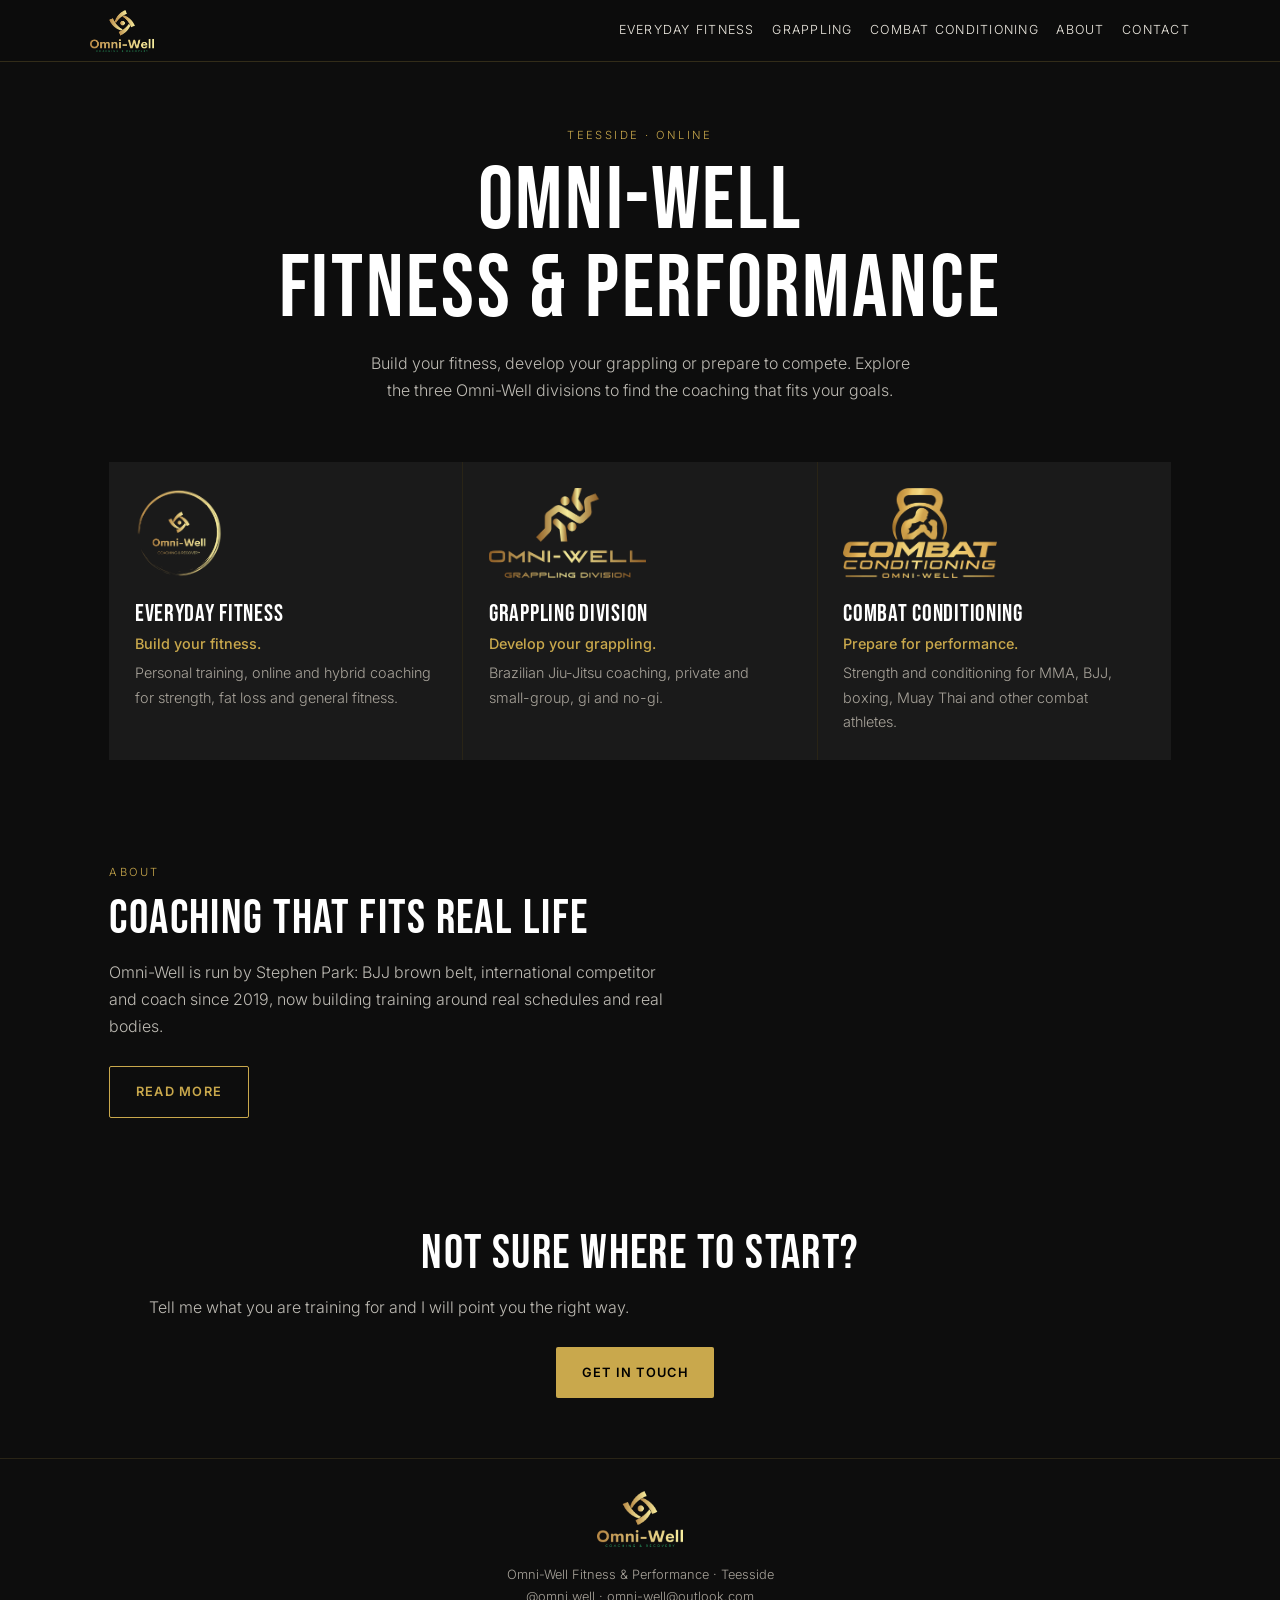
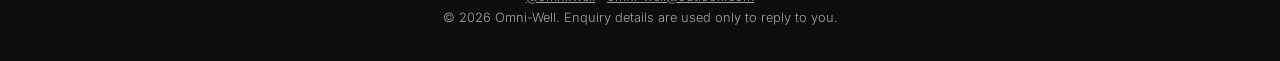
<file: index.html>
<!DOCTYPE html><html lang="en-GB"><head><meta charset="utf-8"><meta name="viewport" content="width=device-width,initial-scale=1"><title>Omni-Well | Fitness & Performance | Teesside</title><meta name="description" content="Omni-Well: everyday fitness coaching, grappling coaching and combat conditioning across Teesside and online."><link rel="canonical" href="https://omni-well.co.uk/"><meta property="og:title" content="Omni-Well | Fitness & Performance | Teesside"><meta property="og:description" content="Omni-Well: everyday fitness coaching, grappling coaching and combat conditioning across Teesside and online."><meta property="og:image" content="https://omni-well.co.uk/assets/logo-omni-well.png"><link href="https://fonts.googleapis.com/css2?family=Bebas+Neue&family=Inter:wght@300;400;600&display=swap" rel="stylesheet"><link rel="stylesheet" href="styles.css"></head><body><a class="skip" href="#main">Skip to content</a><header><div class="bar"><a href="index.html"><img src="assets/logo-omni-well.png" alt="Omni-Well home"></a><nav aria-label="Main"><a href="everyday-fitness/index.html">Everyday Fitness</a><a href="grappling-division/index.html">Grappling</a><a href="combat-conditioning/index.html">Combat Conditioning</a><a href="about/index.html">About</a><a href="contact/index.html">Contact</a></nav></div></header><main id="main">
<section class="hero"><p class="eye">Teesside · Online</p><h1>Omni-Well<br>Fitness &amp; Performance</h1><p class="lead">Build your fitness, develop your grappling or prepare to compete. Explore the three Omni-Well divisions to find the coaching that fits your goals.</p></section>
<section style="padding-top:0"><div class="grid">
<a class="card" href="everyday-fitness/index.html"><img class="lg" src="assets/logo-everyday-fitness.png" alt=""><h3>Everyday Fitness</h3><p class="pr">Build your fitness.</p><p>Personal training, online and hybrid coaching for strength, fat loss and general fitness.</p></a>
<a class="card" href="grappling-division/index.html"><img class="lg" src="assets/logo-grappling.png" alt="Omni-Well Grappling Division logo"><h3>Grappling Division</h3><p class="pr">Develop your grappling.</p><p>Brazilian Jiu-Jitsu coaching, private and small-group, gi and no-gi.</p></a>
<a class="card" href="combat-conditioning/index.html"><img class="lg" src="assets/logo-combat-conditioning.png" alt="Omni-Well Combat Conditioning logo"><h3>Combat Conditioning</h3><p class="pr">Prepare for performance.</p><p>Strength and conditioning for MMA, BJJ, boxing, Muay Thai and other combat athletes.</p></a></div></section>
<section><p class="eye">About</p><h2>Coaching that fits real life</h2><p class="lead">Omni-Well is run by Stephen Park: BJJ brown belt, international competitor and coach since 2019, now building training around real schedules and real bodies.</p><a class="btn o" href="about/index.html">Read more</a></section>
<section style="text-align:center"><h2>Not sure where to start?</h2><p class="lead">Tell me what you are training for and I will point you the right way.</p><a class="btn" href="contact/index.html">Get in touch</a></section></main><footer><img src="assets/logo-omni-well.png" alt="Omni-Well"><p>Omni-Well Fitness &amp; Performance · Teesside</p><p><a href="https://www.instagram.com/omni.well">@omni.well</a> · <a href="mailto:omni-well@outlook.com">omni-well@outlook.com</a></p><p>© 2026 Omni-Well. Enquiry details are used only to reply to you.</p></footer></body></html>
</file>
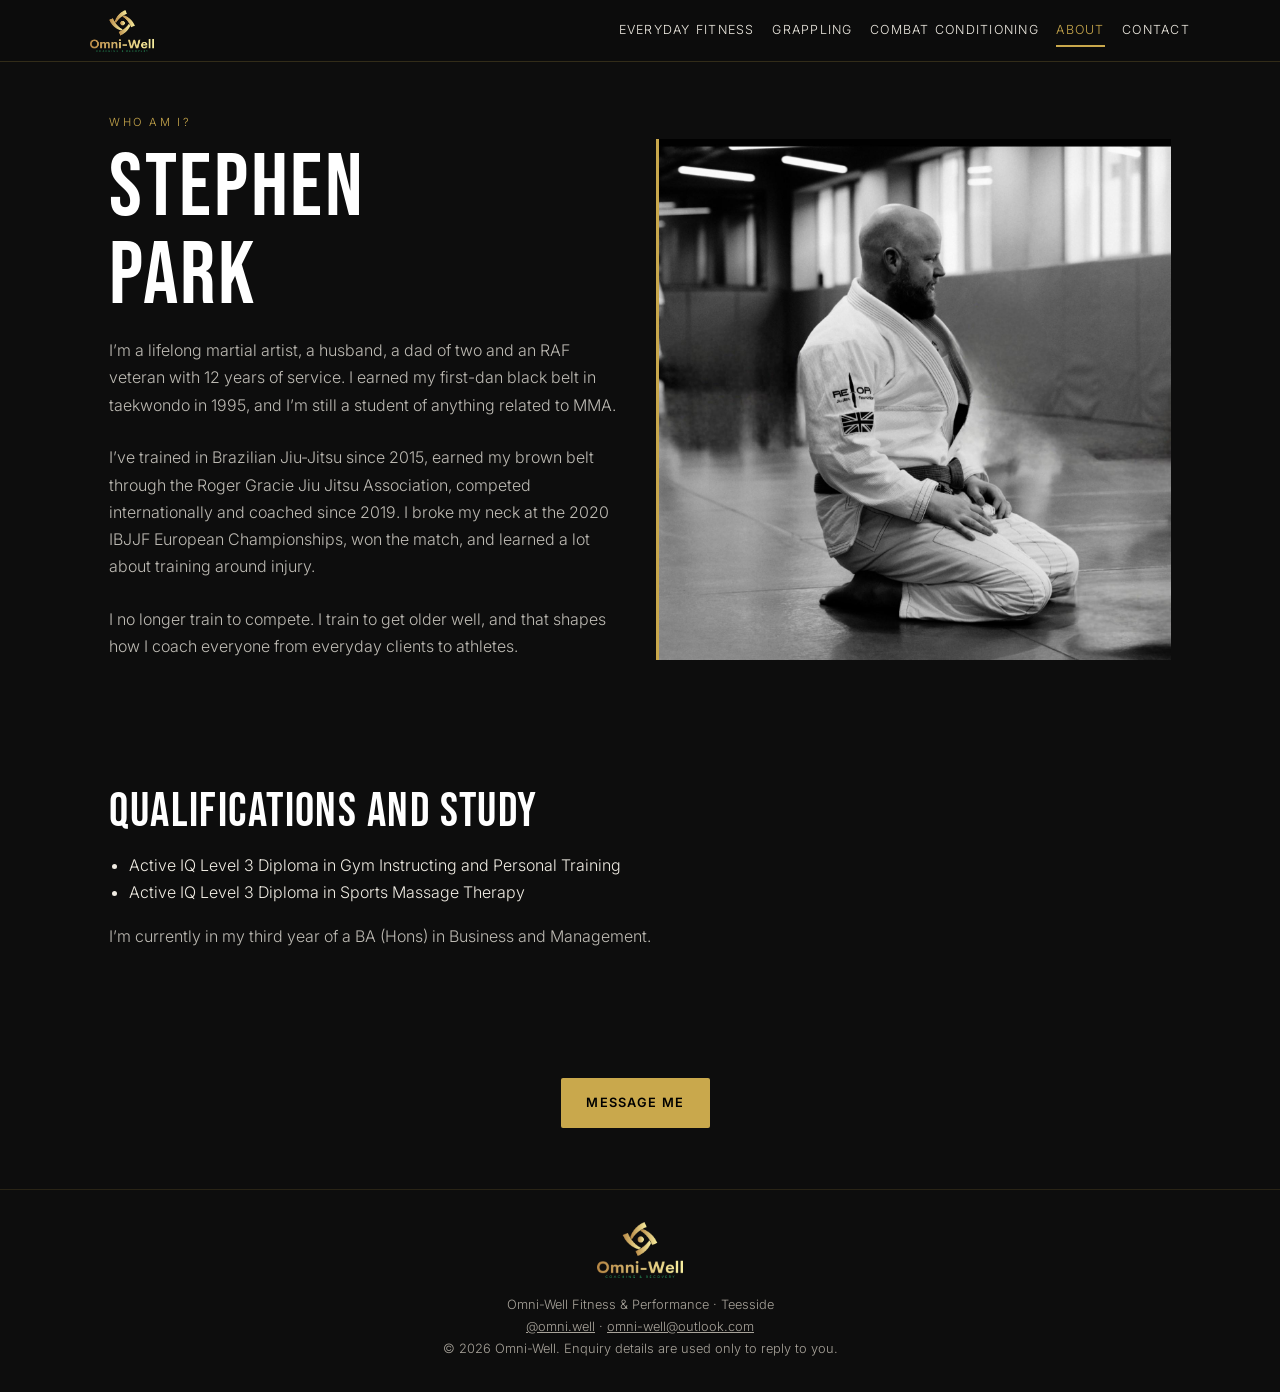
<file: about/index.html>
<!DOCTYPE html><html lang="en-GB"><head><meta charset="utf-8"><meta name="viewport" content="width=device-width,initial-scale=1"><title>About | Stephen Park | Omni-Well</title><meta name="description" content="Stephen Park: BJJ brown belt, international competitor, coach since 2019 and founder of Omni-Well Fitness & Performance."><link rel="canonical" href="https://omni-well.co.uk/about/"><meta property="og:title" content="About | Stephen Park | Omni-Well"><meta property="og:description" content="Stephen Park: BJJ brown belt, international competitor, coach since 2019 and founder of Omni-Well Fitness & Performance."><meta property="og:image" content="https://omni-well.co.uk/assets/logo-omni-well.png"><link href="https://fonts.googleapis.com/css2?family=Bebas+Neue&family=Inter:wght@300;400;600&display=swap" rel="stylesheet"><link rel="stylesheet" href="../styles.css"></head><body><a class="skip" href="#main">Skip to content</a><header><div class="bar"><a href="../index.html"><img src="../assets/logo-omni-well.png" alt="Omni-Well home"></a><nav aria-label="Main"><a href="../everyday-fitness/index.html">Everyday Fitness</a><a href="../grappling-division/index.html">Grappling</a><a href="../combat-conditioning/index.html">Combat Conditioning</a><a href="../about/index.html" aria-current=page>About</a><a href="../contact/index.html">Contact</a></nav></div></header><main id="main">
<section class="split"><div><p class="eye">Who am I?</p><h1>Stephen<br>Park</h1><p class="lead">I&rsquo;m a lifelong martial artist, a husband, a dad of two and an RAF veteran with 12 years of service. I earned my first-dan black belt in taekwondo in 1995, and I&rsquo;m still a student of anything related to MMA.</p><p class="lead">I&rsquo;ve trained in Brazilian Jiu-Jitsu since 2015, earned my brown belt through the Roger Gracie Jiu Jitsu Association, competed internationally and coached since 2019. I broke my neck at the 2020 IBJJF European Championships, won the match, and learned a lot about training around injury.</p><p class="lead">I no longer train to compete. I train to get older well, and that shapes how I coach everyone from everyday clients to athletes.</p></div><img src="../assets/stephen-park-portrait.jpg" alt="Black-and-white portrait of Stephen Park in a gi on the mats"></section>
<section aria-labelledby="qualifications">
<h2 id="qualifications">Qualifications and study</h2>
<ul style="padding-inline-start:1.25rem">
<li>Active IQ Level 3 Diploma in Gym Instructing and Personal Training</li>
<li>Active IQ Level 3 Diploma in Sports Massage Therapy</li>
</ul>
<p class="lead">I&rsquo;m currently in my third year of a BA (Hons) in Business and Management.</p>
</section>
<section style="text-align:center"><a class="btn" href="https://wa.me/447554658328?text=Hi,%20I'm%20enquiring%20about%20Omni-Well%20">Message me</a></section></main><footer><img src="../assets/logo-omni-well.png" alt="Omni-Well"><p>Omni-Well Fitness &amp; Performance · Teesside</p><p><a href="https://www.instagram.com/omni.well">@omni.well</a> · <a href="mailto:omni-well@outlook.com">omni-well@outlook.com</a></p><p>© 2026 Omni-Well. Enquiry details are used only to reply to you.</p></footer></body></html>
</file>
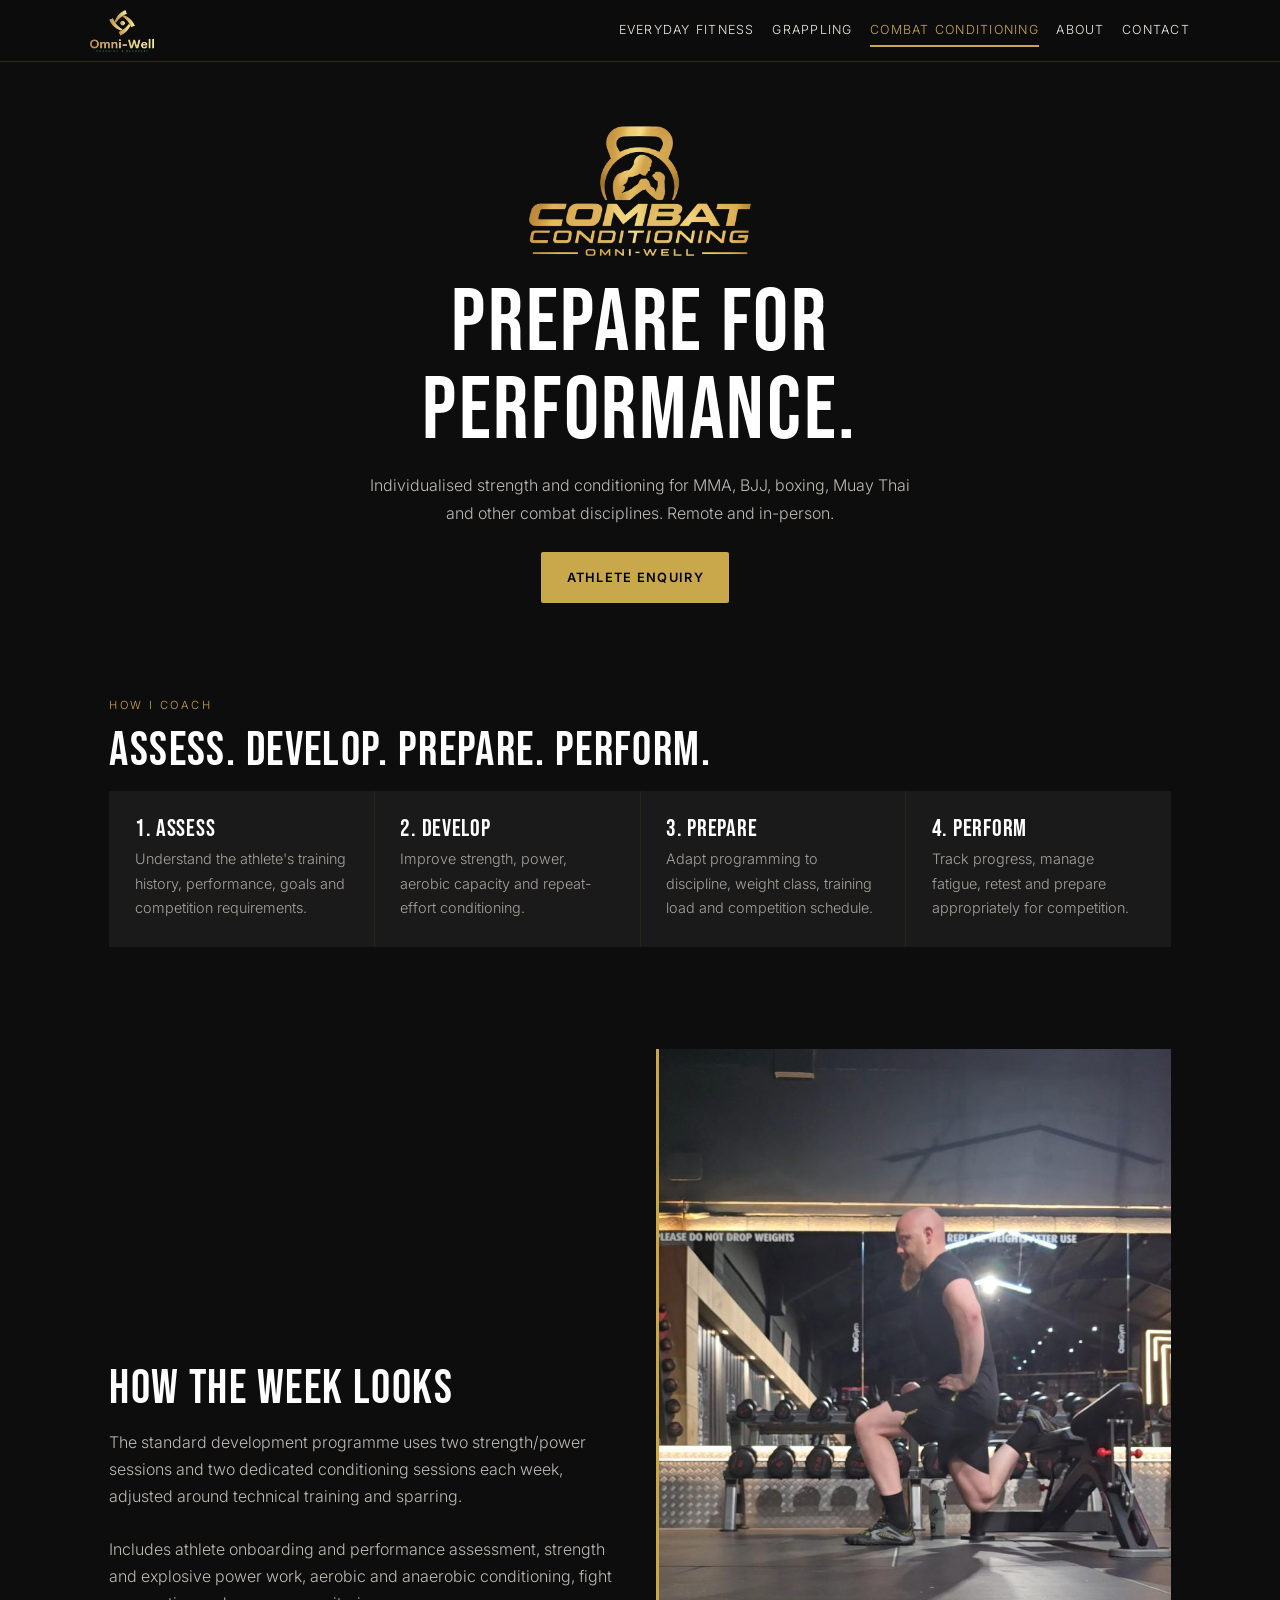
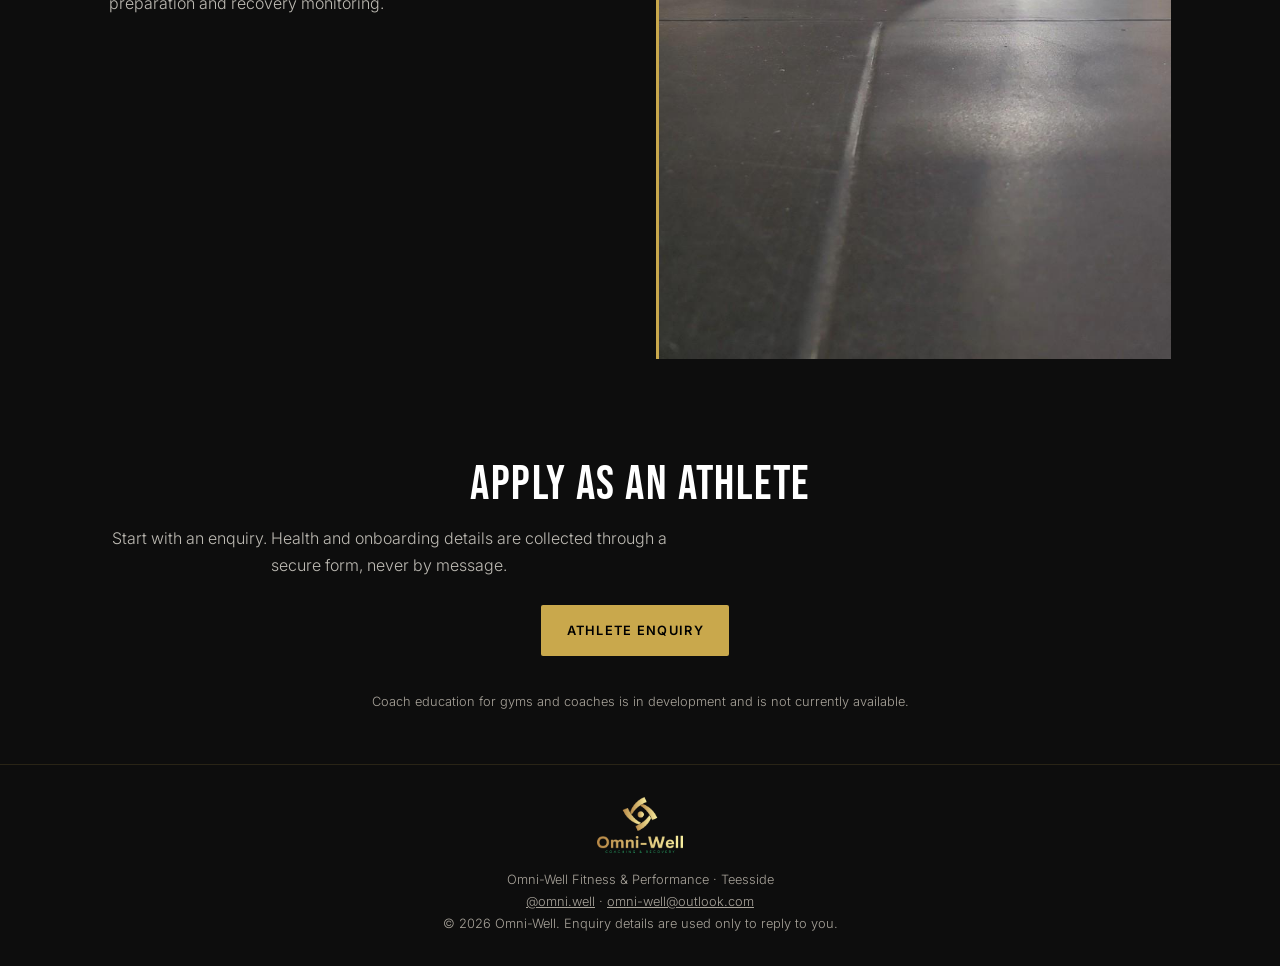
<file: combat-conditioning/index.html>
<!DOCTYPE html><html lang="en-GB"><head><meta charset="utf-8"><meta name="viewport" content="width=device-width,initial-scale=1"><title>Combat Conditioning | S&C for Combat Athletes | Omni-Well</title><meta name="description" content="Individualised strength and conditioning for MMA, BJJ, boxing and Muay Thai athletes. Remote and in-person coaching."><link rel="canonical" href="https://omni-well.co.uk/combat-conditioning/"><meta property="og:title" content="Combat Conditioning | S&C for Combat Athletes | Omni-Well"><meta property="og:description" content="Individualised strength and conditioning for MMA, BJJ, boxing and Muay Thai athletes. Remote and in-person coaching."><meta property="og:image" content="https://omni-well.co.uk/assets/logo-omni-well.png"><link href="https://fonts.googleapis.com/css2?family=Bebas+Neue&family=Inter:wght@300;400;600&display=swap" rel="stylesheet"><link rel="stylesheet" href="../styles.css"></head><body><a class="skip" href="#main">Skip to content</a><header><div class="bar"><a href="../index.html"><img src="../assets/logo-omni-well.png" alt="Omni-Well home"></a><nav aria-label="Main"><a href="../everyday-fitness/index.html">Everyday Fitness</a><a href="../grappling-division/index.html">Grappling</a><a href="../combat-conditioning/index.html" aria-current=page>Combat Conditioning</a><a href="../about/index.html">About</a><a href="../contact/index.html">Contact</a></nav></div></header><main id="main">
<section class="hero"><img class="lg" src="../assets/logo-combat-conditioning.png" alt="Omni-Well Combat Conditioning logo"><h1>Prepare for<br>performance.</h1><p class="lead">Individualised strength and conditioning for MMA, BJJ, boxing, Muay Thai and other combat disciplines. Remote and in-person.</p><a class="btn" href="../contact/index.html#athlete">Athlete enquiry</a></section>
<section><p class="eye">How I coach</p><h2>Assess. Develop. Prepare. Perform.</h2><div class="grid"><div class="card"><h3>1. Assess</h3><p>Understand the athlete's training history, performance, goals and competition requirements.</p></div><div class="card"><h3>2. Develop</h3><p>Improve strength, power, aerobic capacity and repeat-effort conditioning.</p></div><div class="card"><h3>3. Prepare</h3><p>Adapt programming to discipline, weight class, training load and competition schedule.</p></div><div class="card"><h3>4. Perform</h3><p>Track progress, manage fatigue, retest and prepare appropriately for competition.</p></div></div></section>
<section class="split"><div><h2>How the week looks</h2><p class="lead">The standard development programme uses two strength/power sessions and two dedicated conditioning sessions each week, adjusted around technical training and sparring.</p><p class="lead">Includes athlete onboarding and performance assessment, strength and explosive power work, aerobic and anaerobic conditioning, fight preparation and recovery monitoring.</p></div><img src="../assets/conditioning-split-squat.jpg" alt="Stephen Park performing a rear-foot-elevated split squat in the gym" loading="lazy"></section>

<section style="text-align:center"><h2>Apply as an athlete</h2><p class="lead">Start with an enquiry. Health and onboarding details are collected through a secure form, never by message.</p><a class="btn" href="../contact/index.html#athlete">Athlete enquiry</a><p style="color:#a8a39a;font-size:.8rem;margin-top:1.6rem">Coach education for gyms and coaches is in development and is not currently available.</p></section></main><footer><img src="../assets/logo-omni-well.png" alt="Omni-Well"><p>Omni-Well Fitness &amp; Performance · Teesside</p><p><a href="https://www.instagram.com/omni.well">@omni.well</a> · <a href="mailto:omni-well@outlook.com">omni-well@outlook.com</a></p><p>© 2026 Omni-Well. Enquiry details are used only to reply to you.</p></footer></body></html>
</file>
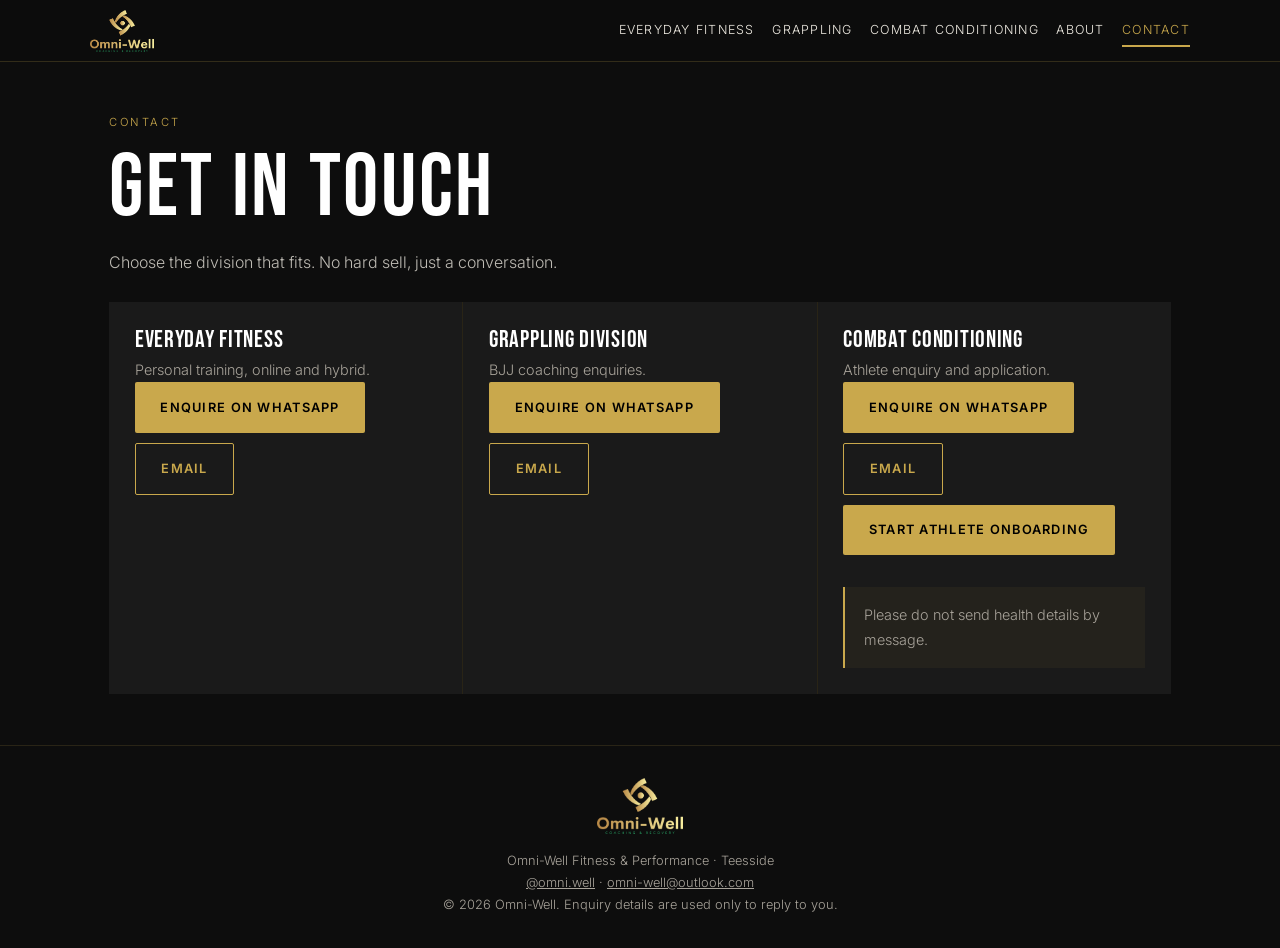
<file: contact/index.html>
<!DOCTYPE html><html lang="en-GB"><head><meta charset="utf-8"><meta name="viewport" content="width=device-width,initial-scale=1"><title>Contact | Omni-Well</title><meta name="description" content="Enquire about personal training, BJJ coaching or combat conditioning with Omni-Well."><link rel="canonical" href="https://omni-well.co.uk/contact/"><meta property="og:title" content="Contact | Omni-Well"><meta property="og:description" content="Enquire about personal training, BJJ coaching or combat conditioning with Omni-Well."><meta property="og:image" content="https://omni-well.co.uk/assets/logo-omni-well.png"><link href="https://fonts.googleapis.com/css2?family=Bebas+Neue&family=Inter:wght@300;400;600&display=swap" rel="stylesheet"><link rel="stylesheet" href="../styles.css"></head><body><a class="skip" href="#main">Skip to content</a><header><div class="bar"><a href="../index.html"><img src="../assets/logo-omni-well.png" alt="Omni-Well home"></a><nav aria-label="Main"><a href="../everyday-fitness/index.html">Everyday Fitness</a><a href="../grappling-division/index.html">Grappling</a><a href="../combat-conditioning/index.html">Combat Conditioning</a><a href="../about/index.html">About</a><a href="../contact/index.html" aria-current=page>Contact</a></nav></div></header><main id="main">
<section><p class="eye">Contact</p><h1>Get in touch</h1><p class="lead">Choose the division that fits. No hard sell, just a conversation.</p><div class="grid">
<div class="card" id="fitness"><h3>Everyday Fitness</h3><p>Personal training, online and hybrid.</p><a class="btn" href="https://wa.me/447554658328?text=Hi,%20I'm%20enquiring%20about%20Omni-Well%20Everyday%20Fitness">Enquire on WhatsApp</a><a class="btn o" href="mailto:omni-well@outlook.com?subject=Everyday%20Fitness%20enquiry">Email</a></div>
<div class="card" id="grappling"><h3>Grappling Division</h3><p>BJJ coaching enquiries.</p><a class="btn" href="https://wa.me/447554658328?text=Hi,%20I'm%20enquiring%20about%20Omni-Well%20Grappling%20Division">Enquire on WhatsApp</a><a class="btn o" href="mailto:omni-well@outlook.com?subject=Grappling%20enquiry">Email</a></div>
<div class="card" id="athlete"><h3>Combat Conditioning</h3><p>Athlete enquiry and application.</p><a class="btn" href="https://wa.me/447554658328?text=Hi,%20I'm%20enquiring%20about%20Omni-Well%20Combat%20Conditioning">Enquire on WhatsApp</a><a class="btn o" href="mailto:omni-well@outlook.com?subject=Combat%20Conditioning%20enquiry">Email</a><a class="btn" href="https://form.jotform.com/263183089579068">Start athlete onboarding</a><p class="note">Please do not send health details by message.</p></div></div></section></main><footer><img src="../assets/logo-omni-well.png" alt="Omni-Well"><p>Omni-Well Fitness &amp; Performance · Teesside</p><p><a href="https://www.instagram.com/omni.well">@omni.well</a> · <a href="mailto:omni-well@outlook.com">omni-well@outlook.com</a></p><p>© 2026 Omni-Well. Enquiry details are used only to reply to you.</p></footer></body></html>
</file>
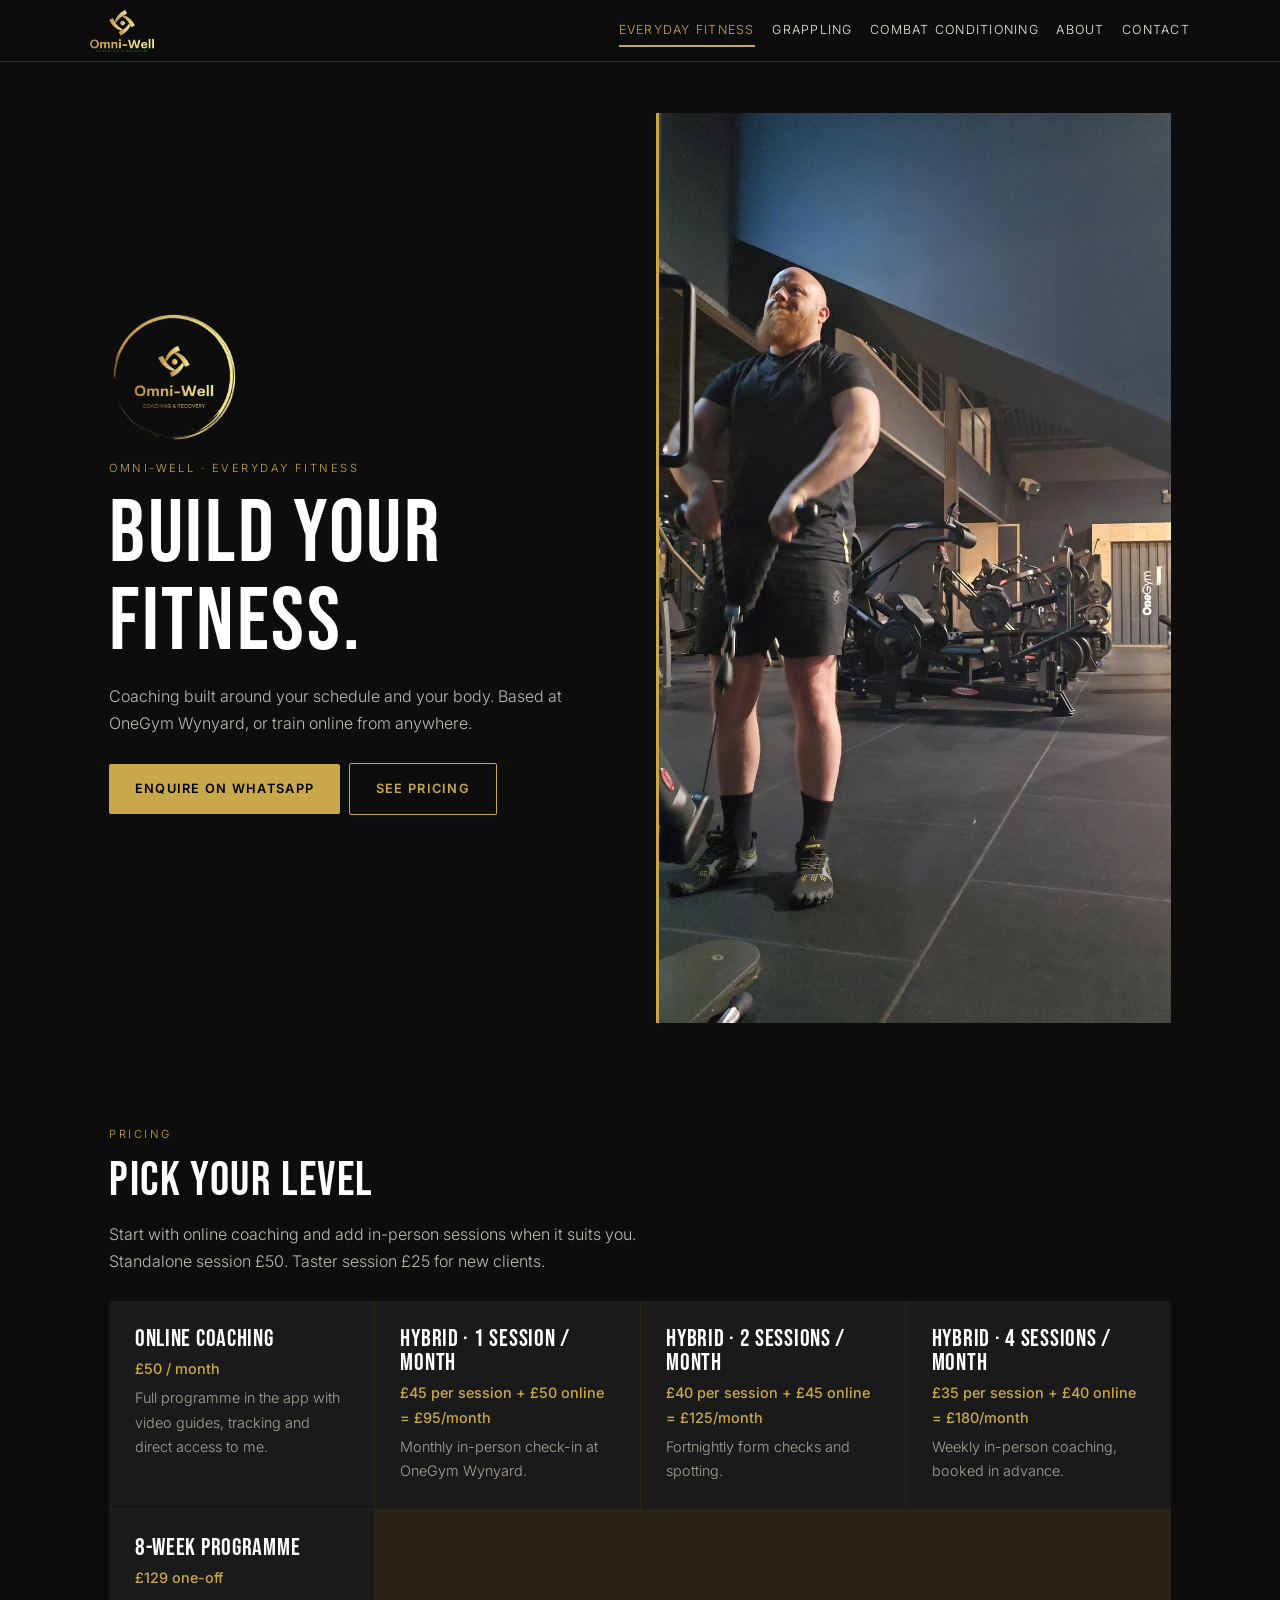
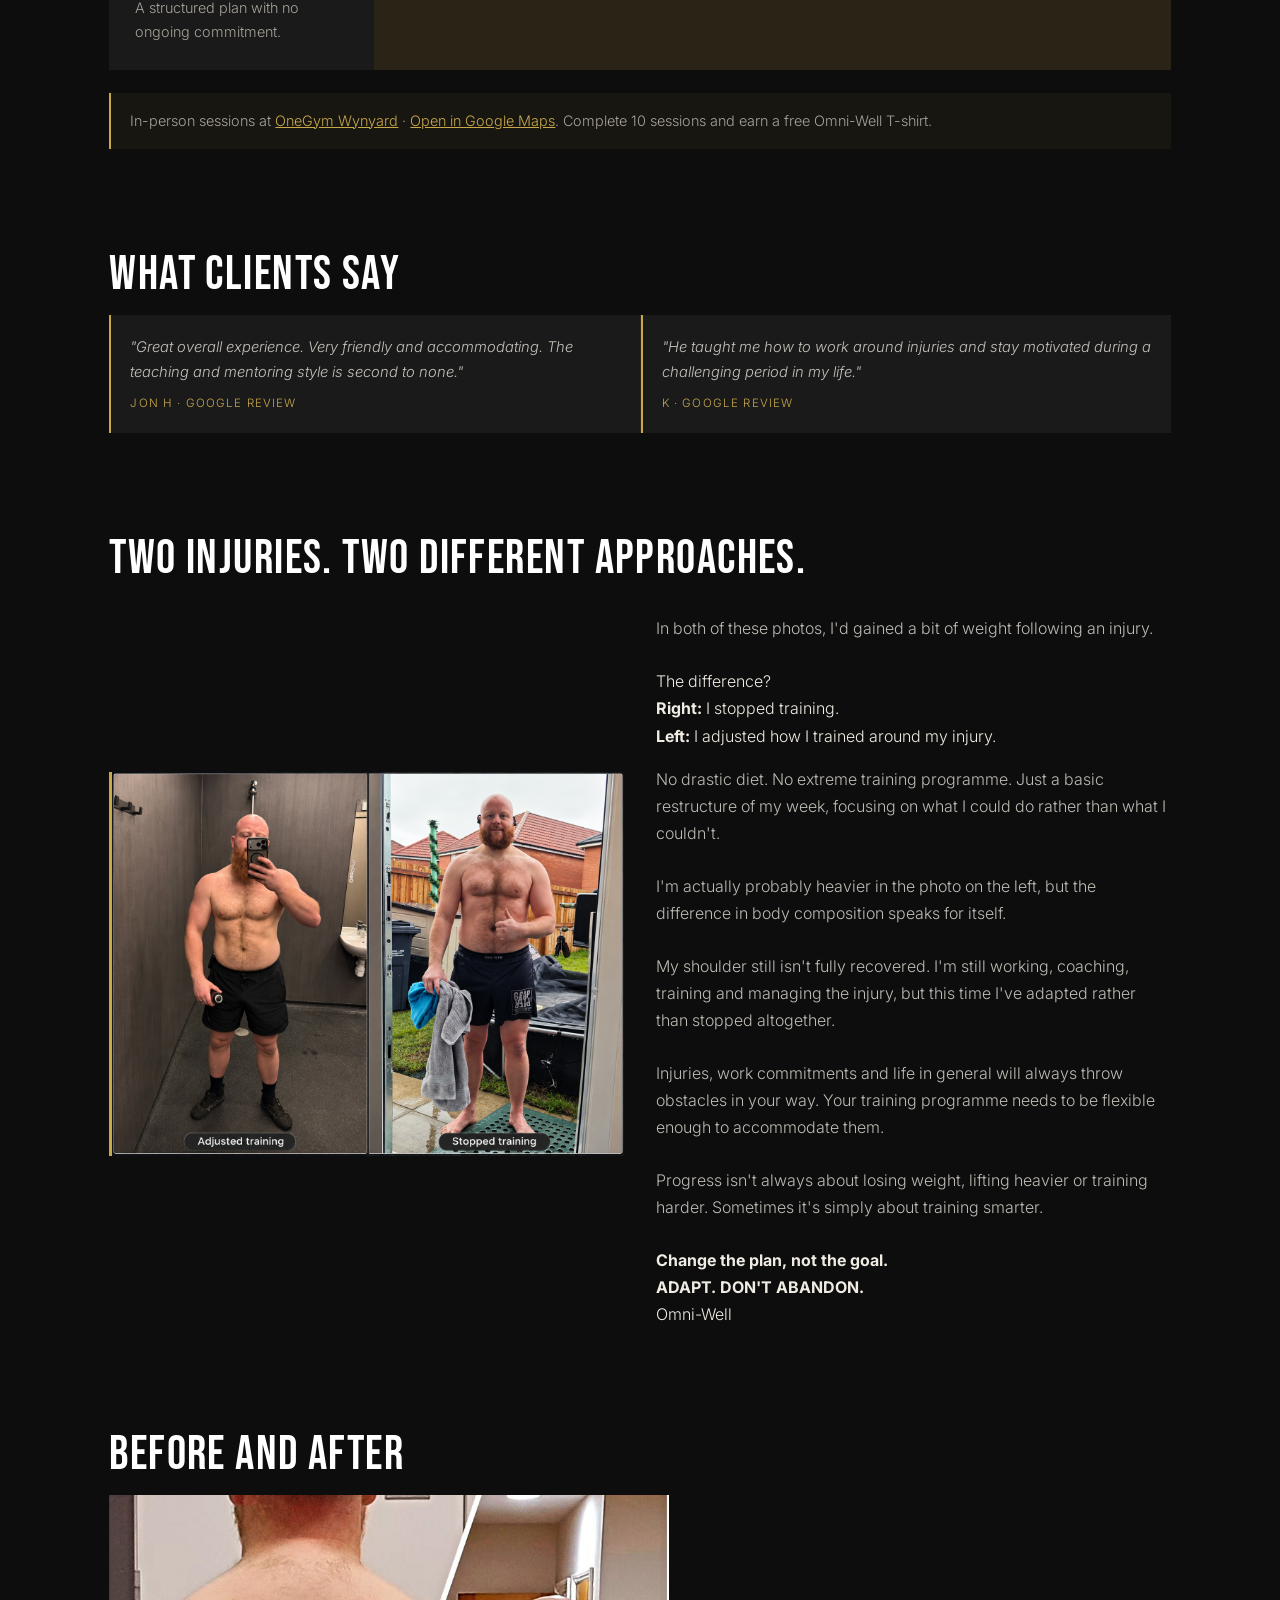
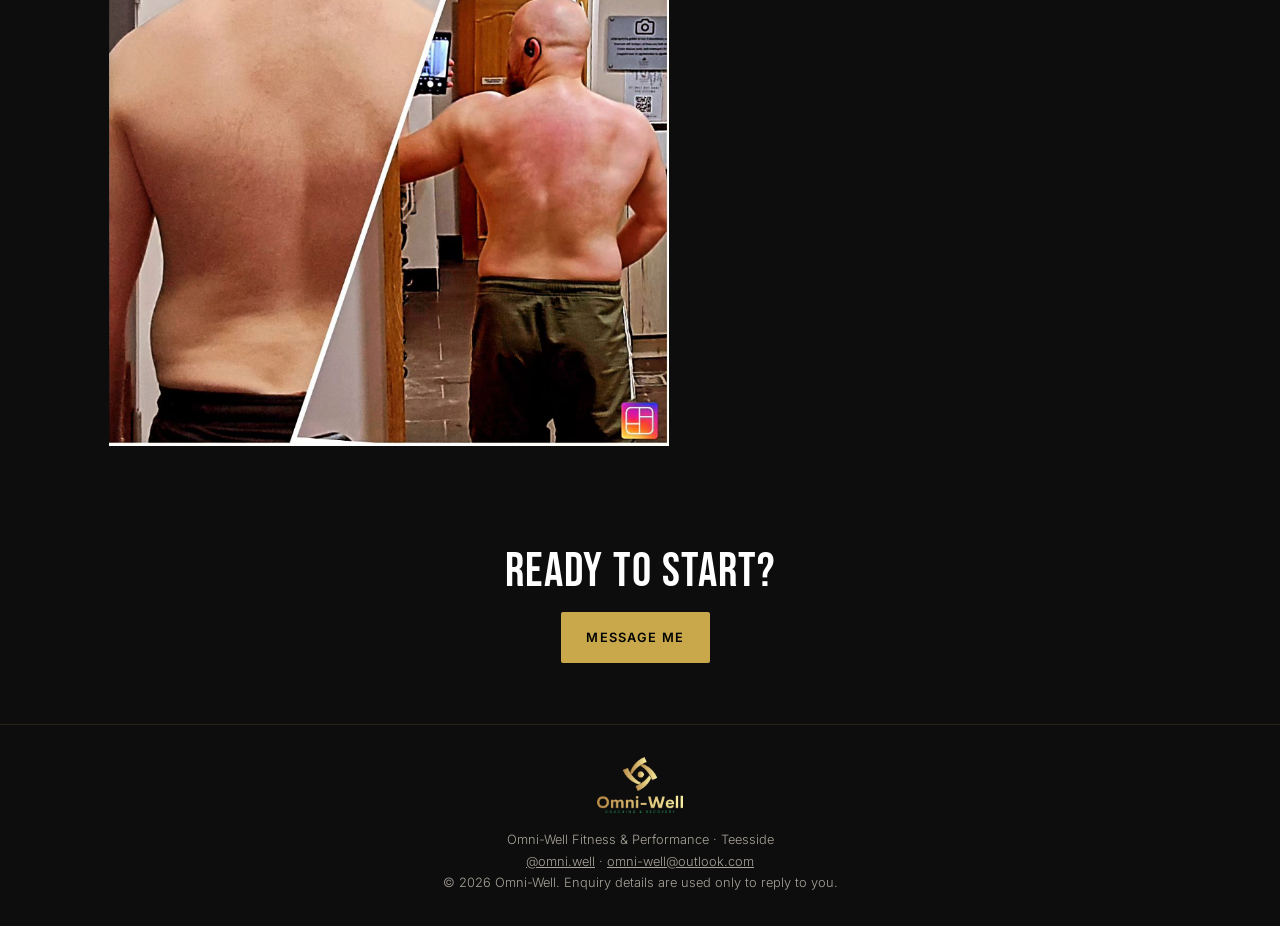
<file: everyday-fitness/index.html>
<!DOCTYPE html><html lang="en-GB"><head><meta charset="utf-8"><meta name="viewport" content="width=device-width,initial-scale=1"><title>Everyday Fitness | Personal Training Wynyard | Omni-Well</title><meta name="description" content="Personal training, online and hybrid coaching at OneGym Wynyard. Strength, fat loss and general fitness built around real life."><link rel="canonical" href="https://omni-well.co.uk/everyday-fitness/"><meta property="og:title" content="Everyday Fitness | Personal Training Wynyard | Omni-Well"><meta property="og:description" content="Personal training, online and hybrid coaching at OneGym Wynyard. Strength, fat loss and general fitness built around real life."><meta property="og:image" content="https://omni-well.co.uk/assets/logo-omni-well.png"><link href="https://fonts.googleapis.com/css2?family=Bebas+Neue&family=Inter:wght@300;400;600&display=swap" rel="stylesheet"><link rel="stylesheet" href="../styles.css"></head><body><a class="skip" href="#main">Skip to content</a><header><div class="bar"><a href="../index.html"><img src="../assets/logo-omni-well.png" alt="Omni-Well home"></a><nav aria-label="Main"><a href="../everyday-fitness/index.html" aria-current=page>Everyday Fitness</a><a href="../grappling-division/index.html">Grappling</a><a href="../combat-conditioning/index.html">Combat Conditioning</a><a href="../about/index.html">About</a><a href="../contact/index.html">Contact</a></nav></div></header><main id="main">
<section class="split"><div><img src="../assets/logo-everyday-fitness.png" alt="Omni-Well Coaching and Recovery" style="width:130px;height:auto;border:0;margin-bottom:1rem"><p class="eye">Omni-Well · Everyday Fitness</p><h1>Build your<br>fitness.</h1><p class="lead">Coaching built around your schedule and your body. Based at OneGym Wynyard, or train online from anywhere.</p><a class="btn" href="https://wa.me/447554658328?text=Hi,%20I'm%20enquiring%20about%20Omni-Well%20Everyday%20Fitness">Enquire on WhatsApp</a><a class="btn o" href="#pricing">See pricing</a></div><img src="../assets/pt-hero.jpg" alt="Stephen Park training at OneGym Wynyard"></section>
<section id="pricing"><p class="eye">Pricing</p><h2>Pick your level</h2><p class="lead">Start with online coaching and add in-person sessions when it suits you. Standalone session £50. Taster session £25 for new clients.</p><div class="grid"><div class="card"><h3>Online Coaching</h3><p class="pr">£50 / month</p><p>Full programme in the app with video guides, tracking and direct access to me.</p></div><div class="card"><h3>Hybrid · 1 session / month</h3><p class="pr">£45 per session + £50 online = £95/month</p><p>Monthly in-person check-in at OneGym Wynyard.</p></div><div class="card"><h3>Hybrid · 2 sessions / month</h3><p class="pr">£40 per session + £45 online = £125/month</p><p>Fortnightly form checks and spotting.</p></div><div class="card"><h3>Hybrid · 4 sessions / month</h3><p class="pr">£35 per session + £40 online = £180/month</p><p>Weekly in-person coaching, booked in advance.</p></div><div class="card"><h3>8-Week Programme</h3><p class="pr">£129 one-off</p><p>A structured plan with no ongoing commitment.</p></div></div><p class="note">In-person sessions at <a href="https://www.onegymfitness.com/locations/wynyard">OneGym Wynyard</a> · <a href="https://maps.google.com/?q=OneGym+Wynyard">Open in Google Maps</a>. Complete 10 sessions and earn a free Omni-Well T-shirt.</p></section>
<section><h2>What clients say</h2><div class="grid"><blockquote>"Great overall experience. Very friendly and accommodating. The teaching and mentoring style is second to none."<cite>Jon H · Google review</cite></blockquote><blockquote>"He taught me how to work around injuries and stay motivated during a challenging period in my life."<cite>K · Google review</cite></blockquote></div></section>
<section id="two-injuries">
<h2>Two injuries. Two different approaches.</h2>
<div class="split">
<figure><img src="../assets/adjusted-training.png" alt="Stephen Park after adjusting his training on the left and after stopping training on the right" width="1448" height="1086" loading="lazy" style="height:auto"></figure>
<div>
<p class="lead">In both of these photos, I'd gained a bit of weight following an injury.</p>
<p>The difference?</p>
<p><strong>Right:</strong> I stopped training.<br><strong>Left:</strong> I adjusted how I trained around my injury.</p>
<p class="lead">No drastic diet. No extreme training programme. Just a basic restructure of my week, focusing on what I could do rather than what I couldn't.</p>
<p class="lead">I'm actually probably heavier in the photo on the left, but the difference in body composition speaks for itself.</p>
<p class="lead">My shoulder still isn't fully recovered. I'm still working, coaching, training and managing the injury, but this time I've adapted rather than stopped altogether.</p>
<p class="lead">Injuries, work commitments and life in general will always throw obstacles in your way. Your training programme needs to be flexible enough to accommodate them.</p>
<p class="lead">Progress isn't always about losing weight, lifting heavier or training harder. Sometimes it's simply about training smarter.</p>
<p><strong>Change the plan, not the goal.</strong></p>
<p><strong>ADAPT. DON'T ABANDON.</strong></p>
<p>Omni-Well</p>
</div></div></section>
<section id="before-and-after"><h2>Before and after</h2><img src="../assets/everyday-fitness-before-after.png" alt="Side-by-side before and after photos from behind" width="856" height="842" loading="lazy" style="display:block;width:100%;max-width:560px;height:auto"></section>
<section style="text-align:center"><h2>Ready to start?</h2><a class="btn" href="https://wa.me/447554658328?text=Hi,%20I'm%20enquiring%20about%20Omni-Well%20Everyday%20Fitness">Message me</a></section></main><footer><img src="../assets/logo-omni-well.png" alt="Omni-Well"><p>Omni-Well Fitness &amp; Performance · Teesside</p><p><a href="https://www.instagram.com/omni.well">@omni.well</a> · <a href="mailto:omni-well@outlook.com">omni-well@outlook.com</a></p><p>© 2026 Omni-Well. Enquiry details are used only to reply to you.</p></footer></body></html>
</file>
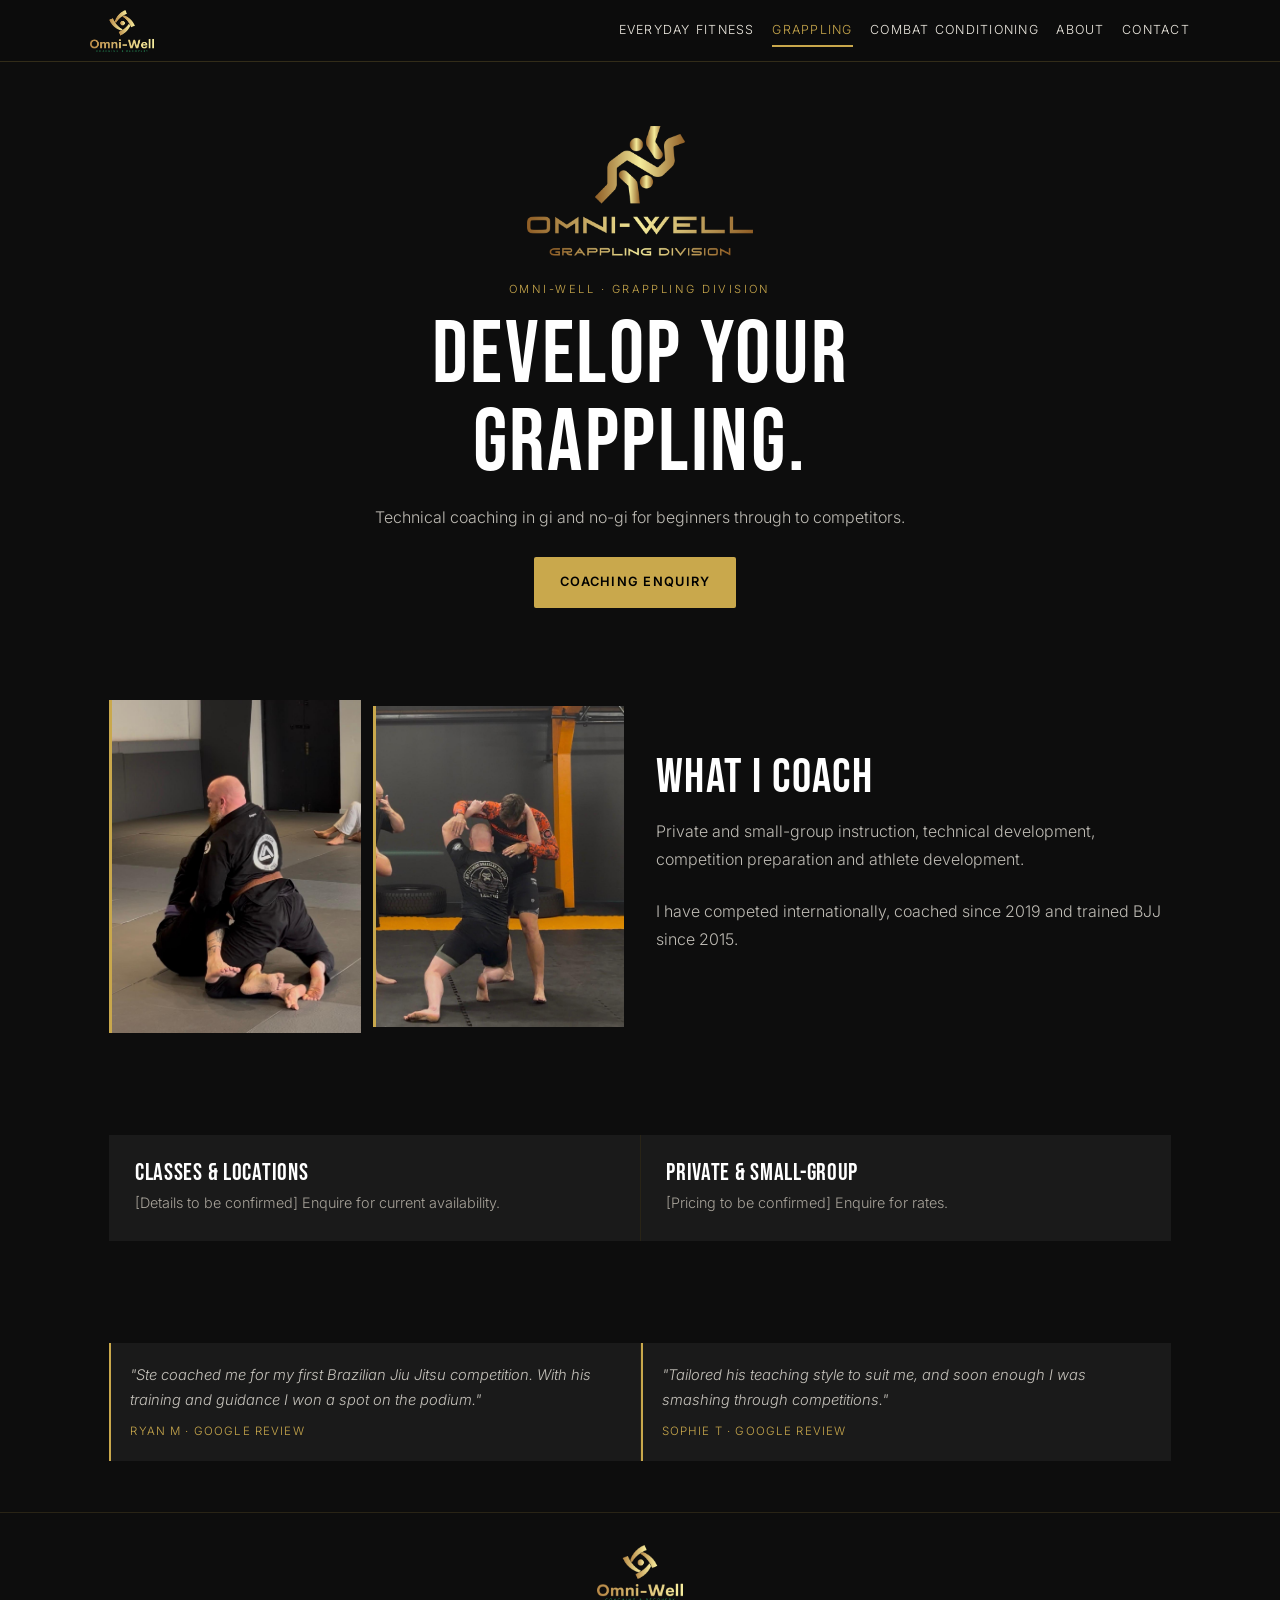
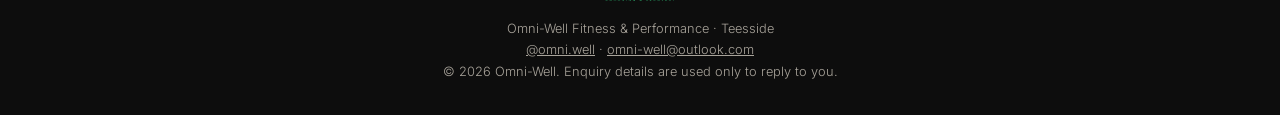
<file: grappling-division/index.html>
<!DOCTYPE html><html lang="en-GB"><head><meta charset="utf-8"><meta name="viewport" content="width=device-width,initial-scale=1"><title>Grappling Division | BJJ Coaching Teesside | Omni-Well</title><meta name="description" content="Brazilian Jiu-Jitsu coaching: private and small-group instruction, gi and no-gi development and competition preparation."><link rel="canonical" href="https://omni-well.co.uk/grappling-division/"><meta property="og:title" content="Grappling Division | BJJ Coaching Teesside | Omni-Well"><meta property="og:description" content="Brazilian Jiu-Jitsu coaching: private and small-group instruction, gi and no-gi development and competition preparation."><meta property="og:image" content="https://omni-well.co.uk/assets/logo-omni-well.png"><link href="https://fonts.googleapis.com/css2?family=Bebas+Neue&family=Inter:wght@300;400;600&display=swap" rel="stylesheet"><link rel="stylesheet" href="../styles.css"></head><body><a class="skip" href="#main">Skip to content</a><header><div class="bar"><a href="../index.html"><img src="../assets/logo-omni-well.png" alt="Omni-Well home"></a><nav aria-label="Main"><a href="../everyday-fitness/index.html">Everyday Fitness</a><a href="../grappling-division/index.html" aria-current=page>Grappling</a><a href="../combat-conditioning/index.html">Combat Conditioning</a><a href="../about/index.html">About</a><a href="../contact/index.html">Contact</a></nav></div></header><main id="main">
<section class="hero"><img class="lg" src="../assets/logo-grappling.png" alt="Omni-Well Grappling Division logo"><p class="eye">Omni-Well · Grappling Division</p><h1>Develop your<br>grappling.</h1><p class="lead">Technical coaching in gi and no-gi for beginners through to competitors.</p><a class="btn" href="https://wa.me/447554658328?text=Hi,%20I'm%20enquiring%20about%20Omni-Well%20Grappling%20Division">Coaching enquiry</a></section>
<section class="split"><div class="split" style="grid-template-columns:repeat(2,minmax(0,1fr));gap:.75rem"><img src="../assets/grappling-gi.jpg" alt="Brazilian Jiu-Jitsu training in a gi" loading="lazy"><img src="../assets/grappling-no-gi.jpg" alt="Two no-gi grapplers practising a standing drill" loading="lazy"></div><div><h2>What I coach</h2><p class="lead">Private and small-group instruction, technical development, competition preparation and athlete development.</p><p class="lead">I have competed internationally, coached since 2019 and trained BJJ since 2015.</p></div></section>
<section><div class="grid"><div class="card"><h3>Classes &amp; locations</h3><p>[Details to be confirmed] Enquire for current availability.</p></div><div class="card"><h3>Private &amp; small-group</h3><p>[Pricing to be confirmed] Enquire for rates.</p></div></div></section>
<section><div class="grid"><blockquote>"Ste coached me for my first Brazilian Jiu Jitsu competition. With his training and guidance I won a spot on the podium."<cite>Ryan M · Google review</cite></blockquote><blockquote>"Tailored his teaching style to suit me, and soon enough I was smashing through competitions."<cite>Sophie T · Google review</cite></blockquote></div></section></main><footer><img src="../assets/logo-omni-well.png" alt="Omni-Well"><p>Omni-Well Fitness &amp; Performance · Teesside</p><p><a href="https://www.instagram.com/omni.well">@omni.well</a> · <a href="mailto:omni-well@outlook.com">omni-well@outlook.com</a></p><p>© 2026 Omni-Well. Enquiry details are used only to reply to you.</p></footer></body></html>
</file>
<file: styles.css>
*{box-sizing:border-box;margin:0;padding:0}:root{--g:#c9a84c;--gl:#e2c97e;--bg:#0d0d0d;--p:#1a1a1a;--t:#f0ece3;--m:#a8a39a}
html{scroll-behavior:smooth}body{background:var(--bg);color:var(--t);font:300 16px/1.7 Inter,system-ui,sans-serif}
a{color:var(--g)}a:focus-visible,button:focus-visible{outline:3px solid var(--gl);outline-offset:2px}
.skip{position:absolute;left:-999px}.skip:focus{left:8px;top:8px;background:var(--g);color:#000;padding:8px;z-index:9}
header{position:sticky;top:0;z-index:5;background:rgba(13,13,13,.96);border-bottom:1px solid rgba(201,168,76,.2);padding:.6rem 1.2rem}
.bar{max-width:1100px;margin:auto;display:flex;align-items:center;justify-content:space-between;gap:1rem;flex-wrap:wrap}
.bar img{height:42px;display:block}nav{display:flex;gap:1.1rem;flex-wrap:wrap}nav a{color:var(--t);text-decoration:none;font-size:.78rem;letter-spacing:.1em;text-transform:uppercase;padding:.3rem 0;border-bottom:2px solid transparent}
nav a:hover,nav a[aria-current]{color:var(--g);border-color:var(--g)}
main{max-width:1100px;margin:auto;padding:0 1.2rem}section{padding:3.2rem 0}
h1,h2,h3{font-family:'Bebas Neue',Impact,sans-serif;font-weight:400;letter-spacing:.03em;line-height:1;color:#fff}
h1{font-size:clamp(2.8rem,10vw,5.5rem)}h2{font-size:clamp(2rem,6vw,3rem);margin-bottom:1rem}h3{font-size:1.5rem;margin-bottom:.4rem}
.eye{font-size:.7rem;letter-spacing:.22em;text-transform:uppercase;color:var(--g);margin-bottom:.8rem}.lead{max-width:560px;color:rgba(240,236,227,.78);margin:1rem 0 1.6rem}
.btn{display:inline-block;background:var(--g);color:#000;font-weight:600;font-size:.8rem;letter-spacing:.1em;text-transform:uppercase;padding:.9rem 1.6rem;text-decoration:none;border-radius:2px;margin:0 .6rem .6rem 0}.btn.o{background:none;color:var(--g);border:1px solid var(--g)}
.grid{display:grid;gap:1px;background:rgba(201,168,76,.15);grid-template-columns:repeat(auto-fit,minmax(260px,1fr))}.card{background:var(--p);padding:1.6rem;text-decoration:none;color:var(--t);display:block}
a.card:hover{background:#222}.card p{color:var(--m);font-size:.9rem}.card .pr{color:var(--g);font-weight:500;margin:.3rem 0}.card img.lg{height:90px;margin-bottom:1rem}
.hero{padding:4rem 0 2rem;text-align:center}.hero img.lg{height:130px;margin-bottom:1rem}.hero .lead{margin-inline:auto}
.split{display:grid;gap:2rem;grid-template-columns:repeat(auto-fit,minmax(280px,1fr));align-items:center}.split img{width:100%;border-left:3px solid var(--g);display:block}
.note{border-left:2px solid var(--g);background:rgba(201,168,76,.06);padding:1rem 1.2rem;color:var(--m);font-size:.9rem;margin-top:1.4rem}
blockquote{background:var(--p);border-left:2px solid var(--g);padding:1.2rem;font-style:italic;color:rgba(240,236,227,.8);font-size:.92rem}blockquote cite{display:block;margin-top:.6rem;font-style:normal;font-size:.72rem;letter-spacing:.1em;text-transform:uppercase;color:var(--g)}
footer{border-top:1px solid rgba(201,168,76,.15);padding:2rem 1.2rem;text-align:center;color:var(--m);font-size:.8rem}footer img{height:56px;margin-bottom:.6rem}footer a{color:var(--m)}
/* Keep navigation, grids and media within the phone viewport. */
@media (max-width: 600px) {
  header { position: static; padding: .65rem 1rem; }
  .bar { gap: .4rem; }
  .bar img { height: 36px; }
  nav { width: 100%; gap: 0 .85rem; }
  nav a { display: flex; align-items: center; min-height: 44px; font-size: .72rem; letter-spacing: .06em; }
  main { padding-inline: 1rem; }
  section { padding-block: 2rem; }
  .hero { padding: 2.25rem 0 1.5rem; }
  h1 { font-size: clamp(2.25rem, 10vw, 3.5rem); overflow-wrap: anywhere; }
  .grid, .split { grid-template-columns: minmax(0, 1fr); }
  .split { gap: 1.25rem; }
  .split img { height: auto; }
  .card { padding: 1.15rem; }
  .btn { min-height: 44px; max-width: 100%; padding: .7rem 1rem; }
  .note { padding: .85rem 1rem; }
}
</file>
